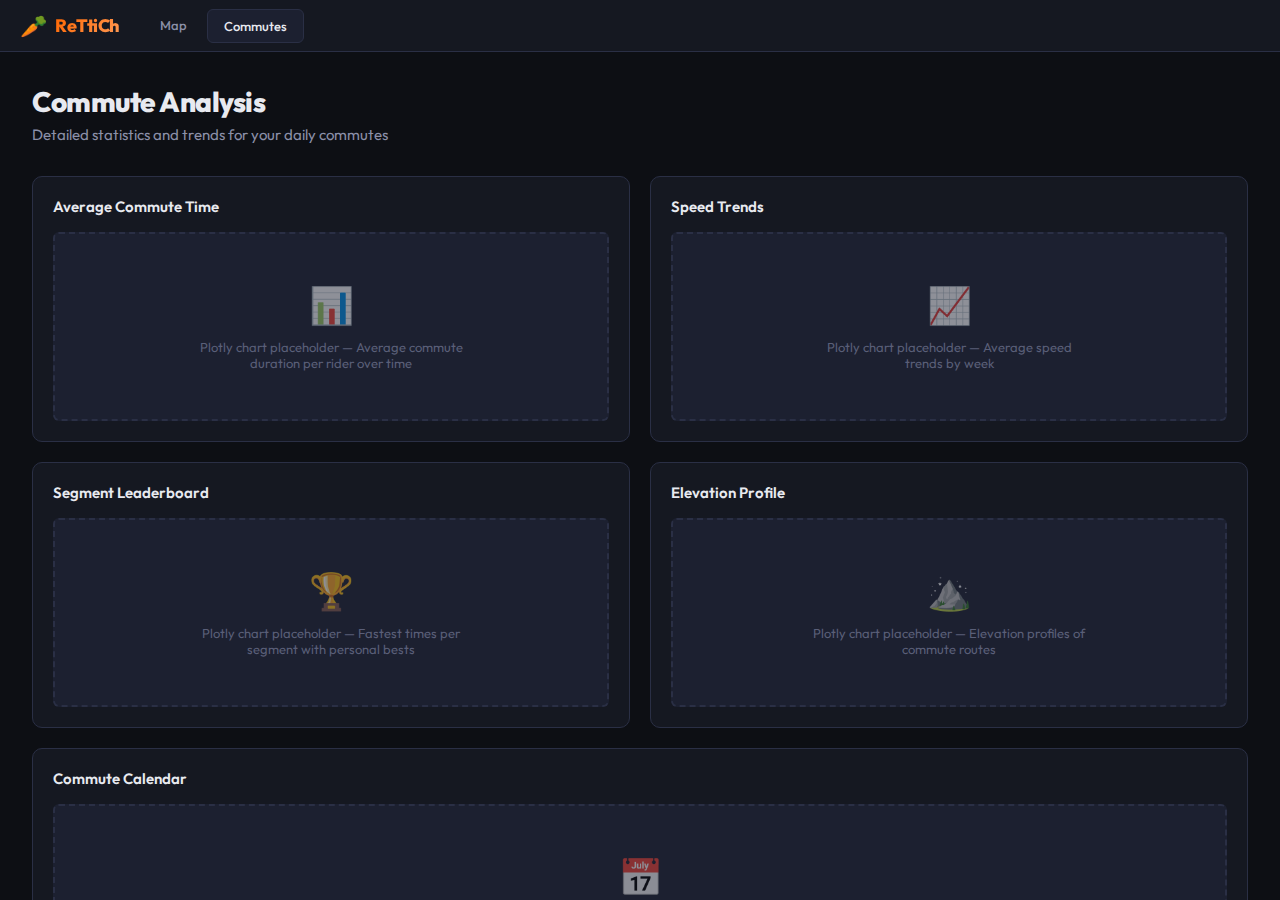
<file: frontend/commutes.html>
<!DOCTYPE html>
<html lang="en">
<head>
    <meta charset="UTF-8">
    <meta name="viewport" content="width=device-width, initial-scale=1.0">
    <title>ReTtiCh — Commute Analysis</title>
    <link rel="stylesheet" href="css/style.css" />
    <link rel="preconnect" href="https://fonts.googleapis.com">
    <link href="https://fonts.googleapis.com/css2?family=Outfit:wght@300;400;500;600;700;800&family=JetBrains+Mono:wght@400;500;600&display=swap" rel="stylesheet">
</head>
<body>
    <div id="app">
        <nav class="topnav">
            <div class="topnav-brand">
                <span class="brand-icon">🥕</span>
                <span class="brand-name">ReTtiCh</span>
            </div>
            <div class="topnav-tabs">
                <a href="index.html" class="tab">Map</a>
                <a href="commutes.html" class="tab active">Commutes</a>
            </div>
            <div class="topnav-spacer"></div>
        </nav>

        <div class="commute-page">
            <div class="commute-header">
                <h1>Commute Analysis</h1>
                <p class="commute-subtitle">Detailed statistics and trends for your daily commutes</p>
            </div>

            <div class="commute-grid">
                <div class="commute-card">
                    <h3>Average Commute Time</h3>
                    <div class="placeholder-chart">
                        <div class="placeholder-icon">📊</div>
                        <p>Plotly chart placeholder — Average commute duration per rider over time</p>
                    </div>
                </div>

                <div class="commute-card">
                    <h3>Speed Trends</h3>
                    <div class="placeholder-chart">
                        <div class="placeholder-icon">📈</div>
                        <p>Plotly chart placeholder — Average speed trends by week</p>
                    </div>
                </div>

                <div class="commute-card">
                    <h3>Segment Leaderboard</h3>
                    <div class="placeholder-chart">
                        <div class="placeholder-icon">🏆</div>
                        <p>Plotly chart placeholder — Fastest times per segment with personal bests</p>
                    </div>
                </div>

                <div class="commute-card">
                    <h3>Elevation Profile</h3>
                    <div class="placeholder-chart">
                        <div class="placeholder-icon">⛰️</div>
                        <p>Plotly chart placeholder — Elevation profiles of commute routes</p>
                    </div>
                </div>

                <div class="commute-card wide">
                    <h3>Commute Calendar</h3>
                    <div class="placeholder-chart">
                        <div class="placeholder-icon">📅</div>
                        <p>Plotly chart placeholder — Heatmap calendar showing commute days per rider</p>
                    </div>
                </div>

                <div class="commute-card wide">
                    <h3>Power vs Speed</h3>
                    <div class="placeholder-chart">
                        <div class="placeholder-icon">⚡</div>
                        <p>Plotly chart placeholder — Power output vs average speed correlation</p>
                    </div>
                </div>
            </div>
        </div>
    </div>
</body>
</html>
</file>
<file: frontend/css/style.css>
/* === ReTtiCh Styles === */
/* Dark, sporty cycling aesthetic */

:root {
    --bg-primary: #0d0f14;
    --bg-secondary: #151821;
    --bg-tertiary: #1c2030;
    --bg-card: #1a1e2e;
    --bg-hover: #232840;
    --border: #2a2f45;
    --border-light: #353b55;

    --text-primary: #e8eaf0;
    --text-secondary: #8b90a8;
    --text-muted: #5a5f78;

    --accent: #ff6600;
    --accent-glow: rgba(255, 102, 0, 0.15);
    --accent-hover: #ff8533;

    --gold: #cfb53b;
    --silver: #aaa9ad;
    --bronze: #bf8970;

    --success: #34d399;
    --danger: #f87171;

    --font-display: 'Outfit', sans-serif;
    --font-mono: 'JetBrains Mono', monospace;

    --sidebar-width: 320px;
    --topnav-height: 52px;
    --playback-height: 56px;

    --radius-sm: 6px;
    --radius-md: 10px;
    --radius-lg: 14px;
}

*, *::before, *::after {
    margin: 0;
    padding: 0;
    box-sizing: border-box;
}

html, body {
    height: 100%;
    overflow: hidden;
    font-family: var(--font-display);
    background: var(--bg-primary);
    color: var(--text-primary);
    -webkit-font-smoothing: antialiased;
}

/* === Password Gate === */
.gate {
    position: fixed;
    inset: 0;
    z-index: 9999;
    display: flex;
    align-items: center;
    justify-content: center;
    background: var(--bg-primary);
}
.gate.hidden { display: none; }
.gate-card {
    text-align: center;
    padding: 48px 40px;
    background: var(--bg-secondary);
    border: 1px solid var(--border);
    border-radius: var(--radius-lg);
    width: 340px;
}
.gate-icon { font-size: 48px; margin-bottom: 12px; }
.gate-card h1 {
    font-size: 28px;
    font-weight: 800;
    letter-spacing: -0.5px;
    margin-bottom: 8px;
}
.gate-card p {
    color: var(--text-secondary);
    font-size: 14px;
    margin-bottom: 24px;
}
.gate-card input {
    width: 100%;
    padding: 12px 16px;
    background: var(--bg-tertiary);
    border: 1px solid var(--border);
    border-radius: var(--radius-sm);
    color: var(--text-primary);
    font-family: var(--font-mono);
    font-size: 14px;
    outline: none;
    margin-bottom: 12px;
    transition: border-color 0.2s;
}
.gate-card input:focus {
    border-color: var(--accent);
}
.gate-card button {
    width: 100%;
    padding: 12px;
    background: var(--accent);
    color: #fff;
    border: none;
    border-radius: var(--radius-sm);
    font-family: var(--font-display);
    font-weight: 600;
    font-size: 14px;
    cursor: pointer;
    transition: background 0.2s;
}
.gate-card button:hover { background: var(--accent-hover); }

/* === Top Navigation === */
.topnav {
    height: var(--topnav-height);
    background: var(--bg-secondary);
    border-bottom: 1px solid var(--border);
    display: flex;
    align-items: center;
    padding: 0 20px;
    gap: 24px;
    z-index: 100;
    position: relative;
}
.topnav-brand {
    display: flex;
    align-items: center;
    gap: 8px;
    flex-shrink: 0;
}
.brand-icon { font-size: 22px; }
.brand-name {
    font-size: 18px;
    font-weight: 800;
    letter-spacing: -0.5px;
    background: linear-gradient(135deg, var(--accent), #ff9955);
    -webkit-background-clip: text;
    -webkit-text-fill-color: transparent;
}
.topnav-tabs {
    display: flex;
    gap: 4px;
}
.tab {
    padding: 8px 16px;
    border-radius: var(--radius-sm);
    color: var(--text-secondary);
    text-decoration: none;
    font-size: 13px;
    font-weight: 500;
    transition: all 0.2s;
}
.tab:hover { color: var(--text-primary); background: var(--bg-tertiary); }
.tab.active {
    color: var(--text-primary);
    background: var(--bg-tertiary);
    border: 1px solid var(--border);
}
.topnav-spacer { flex: 1; }

/* === Main Layout === */
.main-layout {
    display: flex;
    height: calc(100vh - var(--topnav-height));
    height: calc(100dvh - var(--topnav-height));
}

/* === Sidebar === */
.sidebar {
    width: var(--sidebar-width);
    background: var(--bg-secondary);
    border-right: 1px solid var(--border);
    overflow-y: auto;
    flex-shrink: 0;
    display: flex;
    flex-direction: column;
}
.sidebar-section {
    padding: 16px;
    border-bottom: 1px solid var(--border);
}
.section-title {
    font-size: 11px;
    font-weight: 700;
    text-transform: uppercase;
    letter-spacing: 1.2px;
    color: var(--text-muted);
    margin-bottom: 12px;
}

/* Group Filters */
.group-filters {
    display: flex;
    gap: 4px;
    margin-bottom: 12px;
}
.filter-btn {
    flex: 1;
    padding: 6px 8px;
    background: var(--bg-tertiary);
    border: 1px solid var(--border);
    border-radius: var(--radius-sm);
    color: var(--text-secondary);
    font-family: var(--font-display);
    font-size: 11px;
    font-weight: 500;
    cursor: pointer;
    transition: all 0.15s;
}
.filter-btn:hover { border-color: var(--border-light); color: var(--text-primary); }
.filter-btn.active {
    background: var(--accent-glow);
    border-color: var(--accent);
    color: var(--accent);
}

/* Group List */
.group-list {
    display: flex;
    flex-direction: column;
    gap: 6px;
    max-height: 400px;
    overflow-y: auto;
}

/* Date Selector */
.date-select {
    width: 100%;
    padding: 10px 12px;
    background: var(--bg-tertiary);
    border: 1px solid var(--border);
    border-radius: var(--radius-sm);
    color: var(--text-primary);
    font-family: var(--font-display);
    font-size: 13px;
    font-weight: 500;
    outline: none;
    cursor: pointer;
    transition: border-color 0.15s;
}
.date-select:focus { border-color: var(--accent); }
.date-select option {
    background: var(--bg-tertiary);
    color: var(--text-primary);
}
.group-card {
    padding: 10px 12px;
    background: var(--bg-tertiary);
    border: 1px solid var(--border);
    border-radius: var(--radius-sm);
    cursor: pointer;
    transition: all 0.15s;
    position: relative;
}
.group-card:hover {
    border-color: var(--border-light);
    background: var(--bg-hover);
}
.group-card.active {
    border-color: var(--accent);
    background: var(--accent-glow);
}
.group-card.highlighted {
    border-left: 3px solid var(--accent);
}
.group-card .group-date {
    font-family: var(--font-mono);
    font-size: 11px;
    color: var(--text-muted);
    margin-bottom: 3px;
}
.group-card .group-name {
    font-size: 13px;
    font-weight: 500;
    line-height: 1.3;
}
.group-card .group-meta {
    display: flex;
    gap: 8px;
    margin-top: 5px;
    font-size: 11px;
    color: var(--text-secondary);
}
.group-badge {
    display: inline-block;
    padding: 1px 6px;
    border-radius: 3px;
    font-size: 10px;
    font-weight: 600;
}
.group-badge.segment {
    background: rgba(255, 102, 0, 0.15);
    color: var(--accent);
}
.group-badge.daily {
    background: rgba(52, 211, 153, 0.15);
    color: var(--success);
}

/* Riders List */
.riders-list {
    display: flex;
    flex-direction: column;
    gap: 6px;
}
.rider-row {
    display: flex;
    align-items: center;
    gap: 10px;
    padding: 8px 10px;
    background: var(--bg-tertiary);
    border-radius: var(--radius-sm);
    border: 1px solid var(--border);
    transition: border-color 0.15s, background 0.15s;
}
.rider-row:hover {
    border-color: var(--border-light);
    background: var(--bg-hover);
}

/* Activity list items */
.activities-list {
    display: flex;
    flex-direction: column;
    gap: 4px;
}
.activity-item {
    display: flex;
    align-items: center;
    gap: 8px;
    padding: 6px 10px;
    background: var(--bg-tertiary);
    border-radius: var(--radius-sm);
    border: 1px solid var(--border);
    transition: border-color 0.15s, background 0.15s;
    font-size: 12px;
}
.activity-item:hover {
    border-color: var(--border-light);
    background: var(--bg-hover);
}
.activity-name {
    flex: 1;
    font-weight: 500;
    font-size: 13px;
}
.activity-dist {
    font-family: var(--font-mono);
    font-size: 11px;
    color: var(--text-secondary);
}
.activity-rettiche {
    font-family: var(--font-mono);
    font-size: 11px;
    font-weight: 600;
    color: var(--accent);
    white-space: nowrap;
}
.rider-color {
    width: 14px;
    height: 14px;
    border-radius: 50%;
    flex-shrink: 0;
    border: 2px solid rgba(255,255,255,0.1);
}
.rider-name {
    font-size: 13px;
    font-weight: 500;
    flex: 1;
}
.rider-frame {
    font-family: var(--font-mono);
    font-size: 10px;
    color: var(--text-muted);
    text-transform: uppercase;
}

/* === Map Area === */
.map-area {
    flex: 1;
    position: relative;
    display: flex;
    flex-direction: column;
}
#map {
    flex: 1;
    background: var(--bg-primary);
    z-index: 1;
}

/* Leaflet dark tiles */
.leaflet-container { background: #1a1a2e; }
.leaflet-control-zoom a {
    background: var(--bg-secondary) !important;
    color: var(--text-primary) !important;
    border-color: var(--border) !important;
}

/* === Mode Toggle === */
.mode-toggle {
    position: absolute;
    top: 12px;
    left: 50%;
    transform: translateX(-50%);
    z-index: 1000;
    display: flex;
    gap: 2px;
    background: var(--bg-secondary);
    border: 1px solid var(--border);
    border-radius: var(--radius-md);
    padding: 3px;
    box-shadow: 0 4px 20px rgba(0,0,0,0.4);
}
.mode-btn {
    padding: 8px 18px;
    background: transparent;
    border: none;
    border-radius: var(--radius-sm);
    color: var(--text-secondary);
    font-family: var(--font-display);
    font-size: 12px;
    font-weight: 600;
    cursor: pointer;
    transition: all 0.15s;
    white-space: nowrap;
}
.mode-btn:hover { color: var(--text-primary); }
.mode-btn.active {
    background: var(--accent);
    color: #fff;
}
.mode-icon { margin-right: 4px; }

/* === Playback Controls === */
.playback-controls {
    position: absolute;
    bottom: 0;
    left: 0;
    right: 0;
    z-index: 1000;
    background: linear-gradient(transparent, var(--bg-secondary));
    padding: 20px 16px 12px;
}
.pb-clock {
    text-align: center;
    font-family: var(--font-mono);
    font-size: 28px;
    font-weight: 700;
    color: var(--text-primary);
    letter-spacing: 2px;
    margin-bottom: 8px;
    text-shadow: 0 0 20px var(--accent-glow);
}
.playback-bar {
    display: flex;
    align-items: center;
    gap: 10px;
    background: var(--bg-tertiary);
    border: 1px solid var(--border);
    border-radius: var(--radius-md);
    padding: 8px 14px;
    box-shadow: 0 -4px 20px rgba(0,0,0,0.3);
}
.pb-btn {
    width: 32px;
    height: 32px;
    display: flex;
    align-items: center;
    justify-content: center;
    background: var(--accent);
    border: none;
    border-radius: 50%;
    color: #fff;
    font-size: 12px;
    cursor: pointer;
    flex-shrink: 0;
    transition: background 0.15s;
}
.pb-btn:hover { background: var(--accent-hover); }
.pb-btn.playing { background: var(--danger); }
.pb-time {
    font-family: var(--font-mono);
    font-size: 12px;
    color: var(--text-secondary);
    min-width: 60px;
    text-align: center;
    flex-shrink: 0;
}
.pb-timeline-wrap {
    flex: 1;
    position: relative;
    min-height: 24px;
    display: flex;
    align-items: center;
}
.pb-timeline {
    width: 100%;
    height: 6px;
    -webkit-appearance: none;
    appearance: none;
    background: var(--bg-primary);
    border-radius: 3px;
    outline: none;
    cursor: pointer;
}
.pb-timeline::-webkit-slider-thumb {
    -webkit-appearance: none;
    width: 14px;
    height: 14px;
    border-radius: 50%;
    background: var(--accent);
    cursor: pointer;
    box-shadow: 0 0 6px var(--accent-glow);
}
.pb-timeline::-moz-range-thumb {
    width: 14px;
    height: 14px;
    border-radius: 50%;
    background: var(--accent);
    cursor: pointer;
    border: none;
}
.pb-speed {
    flex-shrink: 0;
}
.pb-speed-btn {
    padding: 4px 10px;
    background: var(--bg-primary);
    border: 1px solid var(--border);
    border-radius: var(--radius-sm);
    color: var(--text-secondary);
    font-family: var(--font-mono);
    font-size: 11px;
    font-weight: 600;
    cursor: pointer;
    transition: all 0.15s;
}
.pb-speed-btn:hover {
    color: var(--accent);
    border-color: var(--accent);
}

/* === Segment Panel === */
.segment-panel {
    position: absolute;
    bottom: 12px;
    right: 12px;
    z-index: 1000;
    width: 380px;
    background: var(--bg-secondary);
    border: 1px solid var(--border);
    border-radius: var(--radius-md);
    box-shadow: 0 4px 24px rgba(0,0,0,0.5);
    max-height: 60vh;
    overflow-y: auto;
}
.segment-selector {
    padding: 14px 16px;
    border-bottom: 1px solid var(--border);
}
.segment-selector h4 {
    font-size: 11px;
    font-weight: 700;
    text-transform: uppercase;
    letter-spacing: 1px;
    color: var(--text-muted);
    margin-bottom: 8px;
}
.segment-select {
    width: 100%;
    padding: 8px 12px;
    background: var(--bg-tertiary);
    border: 1px solid var(--border);
    border-radius: var(--radius-sm);
    color: var(--text-primary);
    font-family: var(--font-display);
    font-size: 13px;
    outline: none;
    cursor: pointer;
}
.segment-select option {
    background: var(--bg-tertiary);
    color: var(--text-primary);
}
.segment-info {
    padding: 12px 16px;
    display: flex;
    gap: 16px;
    border-bottom: 1px solid var(--border);
}
.seg-stat {
    text-align: center;
}
.seg-stat-value {
    font-family: var(--font-mono);
    font-size: 16px;
    font-weight: 700;
    color: var(--accent);
}
.seg-stat-label {
    font-size: 10px;
    color: var(--text-muted);
    text-transform: uppercase;
    letter-spacing: 0.5px;
}
.segment-table {
    padding: 8px 12px;
}
.segment-table table {
    width: 100%;
    border-collapse: collapse;
    font-size: 12px;
}
.segment-table th {
    text-align: left;
    font-weight: 600;
    color: var(--text-muted);
    font-size: 10px;
    text-transform: uppercase;
    letter-spacing: 0.5px;
    padding: 6px 8px;
    border-bottom: 1px solid var(--border);
}
.segment-table td {
    padding: 6px 8px;
    border-bottom: 1px solid rgba(42, 47, 69, 0.5);
    color: var(--text-primary);
}
.segment-table tr:nth-child(1) td:first-child { color: var(--gold); font-weight: 700; }
.segment-table tr:nth-child(2) td:first-child { color: var(--silver); font-weight: 600; }
.segment-table tr:nth-child(3) td:first-child { color: var(--bronze); font-weight: 600; }

.segment-playback {
    margin: 8px 12px 12px;
    padding: 6px 10px;
}

/* === Stats Panel === */
.stats-grid {
    display: grid;
    grid-template-columns: 1fr 1fr;
    gap: 8px;
}
.stat-card {
    background: var(--bg-tertiary);
    border: 1px solid var(--border);
    border-radius: var(--radius-sm);
    padding: 10px 12px;
    text-align: center;
}
.stat-card .medal { font-size: 18px; margin-bottom: 2px; }
.stat-card .stat-name { font-size: 12px; font-weight: 500; margin-bottom: 2px; }
.stat-card .stat-count {
    font-family: var(--font-mono);
    font-size: 20px;
    font-weight: 700;
}
.stat-card .stat-count.gold-text { color: var(--gold); }
.stat-card .stat-count.silver-text { color: var(--silver); }
.stat-card .stat-count.bronze-text { color: var(--bronze); }

.podium-section {
    margin-top: 12px;
}
.podium-rider {
    display: flex;
    align-items: center;
    gap: 8px;
    padding: 6px 8px;
    border-radius: var(--radius-sm);
    margin-bottom: 4px;
}
.podium-rider .medal-icon { font-size: 16px; flex-shrink: 0; }
.podium-rider .podium-name { flex: 1; font-size: 13px; font-weight: 500; }
.podium-rider .podium-counts {
    font-family: var(--font-mono);
    font-size: 11px;
    color: var(--text-secondary);
}

/* === Commute Page === */
.commute-page {
    padding: 32px;
    overflow-y: auto;
    height: calc(100vh - var(--topnav-height));
    height: calc(100dvh - var(--topnav-height));
}
.commute-header {
    margin-bottom: 32px;
}
.commute-header h1 {
    font-size: 28px;
    font-weight: 800;
    letter-spacing: -0.5px;
}
.commute-subtitle {
    color: var(--text-secondary);
    font-size: 15px;
    margin-top: 6px;
}
.commute-grid {
    display: grid;
    grid-template-columns: 1fr 1fr;
    gap: 20px;
}
.commute-card {
    background: var(--bg-secondary);
    border: 1px solid var(--border);
    border-radius: var(--radius-md);
    padding: 20px;
}
.commute-card.wide { grid-column: span 2; }
.commute-card h3 {
    font-size: 15px;
    font-weight: 600;
    margin-bottom: 16px;
}
.placeholder-chart {
    display: flex;
    flex-direction: column;
    align-items: center;
    justify-content: center;
    padding: 48px 24px;
    background: var(--bg-tertiary);
    border: 2px dashed var(--border);
    border-radius: var(--radius-sm);
    text-align: center;
}
.placeholder-icon {
    font-size: 36px;
    margin-bottom: 12px;
    opacity: 0.5;
}
.placeholder-chart p {
    color: var(--text-muted);
    font-size: 13px;
    max-width: 280px;
}

/* === Scrollbar === */
::-webkit-scrollbar {
    width: 6px;
}
::-webkit-scrollbar-track {
    background: transparent;
}
::-webkit-scrollbar-thumb {
    background: var(--border);
    border-radius: 3px;
}
::-webkit-scrollbar-thumb:hover {
    background: var(--border-light);
}

/* === Leaflet popup dark theme === */
.leaflet-popup-content-wrapper {
    background: var(--bg-secondary) !important;
    color: var(--text-primary) !important;
    border: 1px solid var(--border) !important;
    border-radius: var(--radius-sm) !important;
    box-shadow: 0 4px 16px rgba(0,0,0,0.4) !important;
}
.leaflet-popup-tip {
    background: var(--bg-secondary) !important;
    border: 1px solid var(--border) !important;
}
.leaflet-popup-close-button {
    color: var(--text-secondary) !important;
}

/* Rider marker label */
.rider-marker-label {
    background: var(--bg-secondary);
    border: 1px solid var(--border);
    border-radius: var(--radius-sm);
    padding: 2px 6px;
    font-family: var(--font-display);
    font-size: 11px;
    font-weight: 600;
    color: var(--text-primary);
    white-space: nowrap;
    box-shadow: 0 2px 8px rgba(0,0,0,0.3);
}

/* Loading state */
.loading {
    display: flex;
    align-items: center;
    justify-content: center;
    padding: 24px;
    color: var(--text-muted);
    font-size: 13px;
}
.loading::before {
    content: '';
    display: inline-block;
    width: 16px;
    height: 16px;
    border: 2px solid var(--border);
    border-top-color: var(--accent);
    border-radius: 50%;
    margin-right: 8px;
    animation: spin 0.8s linear infinite;
}
.loading-dots {
    color: var(--accent);
    font-size: 11px;
    font-style: italic;
}
@keyframes spin {
    to { transform: rotate(360deg); }
}

/* =====================================================================
   MOBILE / RESPONSIVE
   All mobile styles are scoped to body.mobile-view so the desktop
   layout is never touched. JS auto-applies the class on small screens
   and lets the user force either mode via the view-toggle button.
   ===================================================================== */

/* --- View-toggle button (topnav, always visible) --- */
.view-toggle-btn {
    width: 34px;
    height: 34px;
    background: var(--bg-tertiary);
    border: 1px solid var(--border);
    border-radius: var(--radius-sm);
    color: var(--text-secondary);
    cursor: pointer;
    font-size: 16px;
    flex-shrink: 0;
    display: flex;
    align-items: center;
    justify-content: center;
    transition: border-color 0.15s, color 0.15s;
    margin-left: 8px;
}
.view-toggle-btn:hover { border-color: var(--accent); color: var(--accent); }

/* Tab short/full label switching */
.tab-short { display: none; }

/* --- Sidebar overlay (drawer backdrop, hidden on desktop) --- */
.sidebar-overlay {
    display: none;
    position: fixed;
    inset: 0;
    z-index: 499;
    background: rgba(0, 0, 0, 0.65);
    backdrop-filter: blur(2px);
    -webkit-backdrop-filter: blur(2px);
}
.sidebar-overlay.active { display: block; }

/* --- Sidebar / explorer-sidebar toggle button (hidden on desktop) --- */
.sidebar-toggle-btn {
    display: none;
    position: absolute;
    top: 12px;
    left: 12px;
    z-index: 200;
    width: 42px;
    height: 42px;
    background: var(--bg-secondary);
    border: 1px solid var(--border);
    border-radius: var(--radius-sm);
    color: var(--text-primary);
    font-size: 20px;
    cursor: pointer;
    align-items: center;
    justify-content: center;
    box-shadow: 0 2px 10px rgba(0, 0, 0, 0.4);
    transition: border-color 0.15s;
}
.sidebar-toggle-btn:hover { border-color: var(--accent); }

/* ===================================================================
   body.mobile-view — everything below only applies in mobile mode
   =================================================================== */

/* Topnav */
.mobile-view .topnav { padding: 0 10px; gap: 6px; }
.mobile-view .topnav-tabs { gap: 2px; }
.mobile-view .tab { padding: 6px 8px; font-size: 11px; }
.mobile-view .tab-full { display: none; }
.mobile-view .tab-short { display: inline; }
.mobile-view .brand-name { font-size: 15px; }

/* Show hamburger button on pages that have a sidebar */
.mobile-view .sidebar-toggle-btn { display: flex; }

/* MAP PAGE — Sidebar becomes a slide-in drawer */
.mobile-view .main-layout { display: block; }
.mobile-view .sidebar {
    position: fixed;
    top: var(--topnav-height);
    left: 0;
    bottom: 0;
    z-index: 500;
    width: 85%;
    max-width: 320px;
    transform: translateX(-100%);
    transition: transform 0.3s ease;
    box-shadow: 4px 0 24px rgba(0, 0, 0, 0.5);
}
.mobile-view .sidebar.open { transform: translateX(0); }
.mobile-view .map-area {
    width: 100%;
    height: calc(100vh - var(--topnav-height));
    height: calc(100dvh - var(--topnav-height));
}

/* Playback controls — compact */
.mobile-view .pb-clock { font-size: 20px; margin-bottom: 4px; }
.mobile-view .pb-time { display: none; }
.mobile-view .playback-controls { padding: 12px 10px 8px; }

/* Mode toggle — compact */
.mobile-view .mode-btn { padding: 7px 10px; font-size: 11px; }
.mobile-view .mode-icon { display: none; }

/* Segment panel — full-width, above playback bar */
.mobile-view .segment-panel {
    left: 8px;
    right: 8px;
    bottom: 68px;
    width: auto;
}

/* EXPLORER PAGE — sidebar drawer */
.mobile-view .explorer-sidebar {
    position: fixed;
    top: var(--topnav-height);
    left: 0;
    bottom: 0;
    z-index: 500;
    width: 85%;
    max-width: 360px;
    transform: translateX(-100%);
    transition: transform 0.3s ease;
    box-shadow: 4px 0 24px rgba(0, 0, 0, 0.5);
}
.mobile-view .explorer-sidebar.open { transform: translateX(0); }
.mobile-view .explorer-map { width: 100%; }

/* COMMUTES PAGE */
.mobile-view .commute-page { padding: 16px; }
.mobile-view .commute-header { flex-direction: column; gap: 6px; align-items: flex-start; }
.mobile-view .controls-row { flex-direction: column; align-items: stretch; gap: 8px; }
.mobile-view .control-group { justify-content: space-between; }
.mobile-view .control-select { flex: 1; }
.mobile-view .rider-stat-card { min-width: 100%; flex-basis: 100%; }
.mobile-view #plotly-chart { height: 300px !important; }

/* RIDERS PAGE */
.mobile-view .riders-page { padding: 16px; }
.mobile-view .riders-header { flex-wrap: wrap; gap: 10px; }
.mobile-view .riders-content { flex-direction: column; }
.mobile-view .riders-chart-wrap { width: 100%; flex-shrink: 1; }
.mobile-view .riders-table-wrap { overflow-x: auto; }
</file>
